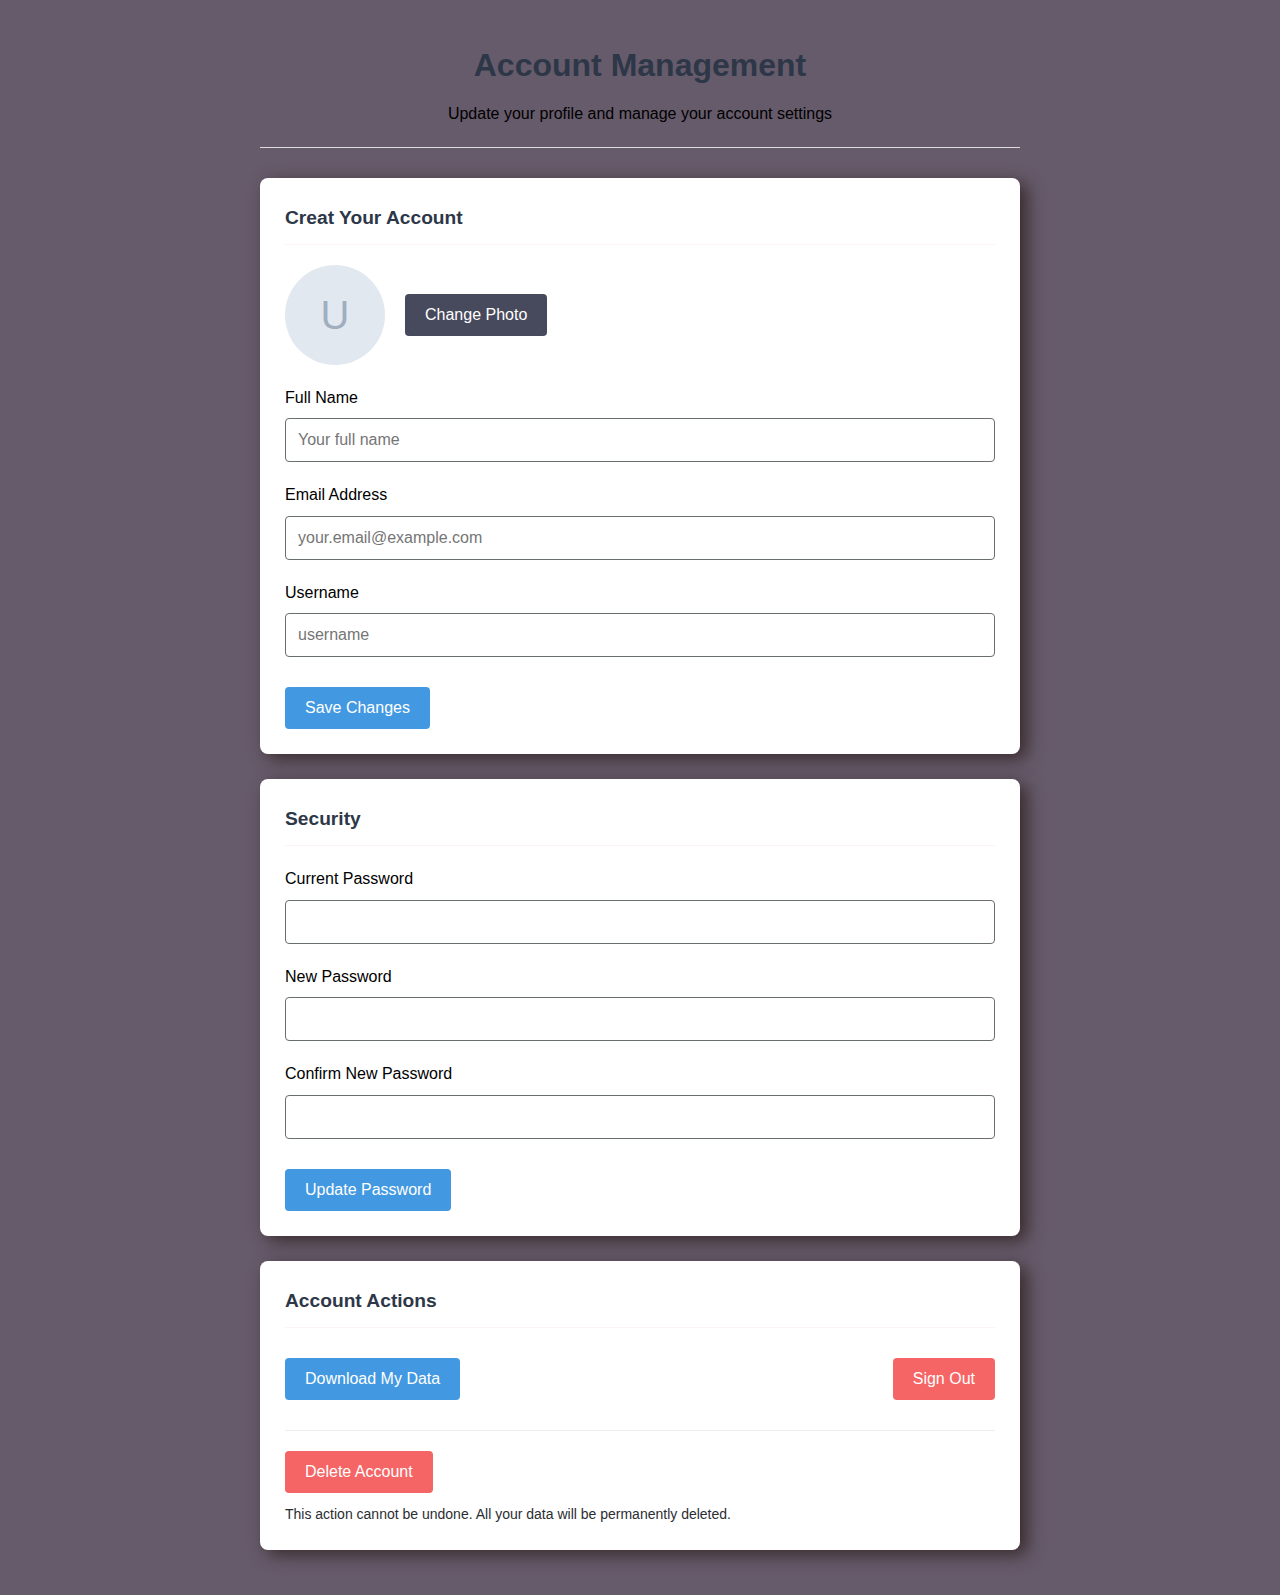
<file: account.html>
<!DOCTYPE html>
<html lang="en">
<head>
    <meta charset="UTF-8">
    <meta name="viewport" content="width=device-width, initial-scale=1.0">
    <title>Account Management</title>
    <style>
        * {
            box-sizing: border-box;
            margin: 0;
            padding: 0;
            font-family: 'Segoe UI', Tahoma, Geneva, Verdana, sans-serif;
        }
        
        body {
            background-color: #524557e1;
            color: #000000;
            line-height: 1.6;
        }
        
        .container {
            max-width: 800px;
            margin: 0 auto;
            padding: 20px;
        }
        
        header {
            text-align: center;
            margin-bottom: 30px;
            padding: 20px 0;
            border-bottom: 1px solid #ddd;
        }
        
        h1 {
            color: #2d3748;
            margin-bottom: 10px;
        }
        
        .account-section {
            background-color: white;
            border-radius: 8px;
            box-shadow: 7px 5px 17px rgba(51, 36, 36, 0.89);
            padding: 25px;
            margin-bottom: 25px;
        }
        
        .section-title {
            font-size: 1.2rem;
            margin-bottom: 20px;
            color: #2d3748;
            border-bottom: 1px solid #fff2f2;
            padding-bottom: 10px;
        }
        
        .form-group {
            margin-bottom: 20px;
        }
        
        label {
            display: block;
            margin-bottom: 8px;
            font-weight: 500;
        }
        
        input[type="text"],
        input[type="email"],
        input[type="password"],
        input[type="url"] {
            width: 100%;
            padding: 12px;
            border: 1px solid #696e6e;
            border-radius: 4px;
            font-size: 16px;
        }
        
        .avatar-section {
            display: flex;
            align-items: center;
            margin-bottom: 20px;
        }
        
        .avatar {
            width: 100px;
            height: 100px;
            border-radius: 50%;
            background-color: #e2e8f0;
            margin-right: 20px;
            display: flex;
            align-items: center;
            justify-content: center;
            overflow: hidden;
        }
        
        .avatar img {
            width: 100%;
            height: 100%;
            object-fit: cover;
        }
        
        .avatar-placeholder {
            color: #a0aec0;
            font-size: 40px;
        }
        
        .btn {
            background-color: #4299e1;
            color: white;
            border: none;
            padding: 12px 20px;
            border-radius: 4px;
            cursor: pointer;
            font-size: 16px;
            font-weight: 500;
            transition: background-color 0.3s;
        }
        
        .btn:hover {
            background-color: #3182ce;
        }
        
        .btn-danger {
            background-color: #f56565;
        }
        
        .btn-danger:hover {
            background-color: #e53e3e;
        }
        
        .btn-secondary {
            background-color: #424457f8;
        }
        
        .btn-secondary:hover {
            background-color: #718096;
        }
        
        .actions {
            display: flex;
            justify-content: space-between;
            margin-top: 30px;
        }
        
        @media (max-width: 768px) {
            .actions {
                flex-direction: column;
                gap: 10px;
            }
            
            .btn {
                width: 100%;
            }
        }
    </style>
</head>
<body>
    <div class="container">
        <header>
            <h1>Account Management</h1>
            <p>Update your profile and manage your account settings</p>
        </header>
        
        <main>
            <section class="account-section">
                <h2 class="section-title">Creat Your Account</h2>
                
                <div class="avatar-section">
                    <div class="avatar">
                        <div class="avatar-placeholder">U</div>
                        <!-- Uncomment to use an actual image -->
                        <!-- <img src="/placeholder.svg?height=100&width=100" alt="Profile picture"> -->
                    </div>
                    <button class="btn btn-secondary">Change Photo</button>
                </div>
                
                <form id="profile-form">
                    <div class="form-group">
                        <label for="fullName">Full Name</label>
                        <input type="text" id="fullName" name="fullName" placeholder="Your full name">
                    </div>
                    
                    <div class="form-group">
                        <label for="email">Email Address</label>
                        <input type="email" id="email" name="email" placeholder="your.email@example.com">
                    </div>
                    
                    <div class="form-group">
                        <label for="username">Username</label>
                        <input type="text" id="username" name="username" placeholder="username">
                    </div>
                    
                    
                    <div class="actions">
                        <button type="submit" class="btn">Save Changes</button>
                    </div>
                </form>
            </section>
            
            <section class="account-section">
                <h2 class="section-title">Security</h2>
                
                <form id="password-form">
                    <div class="form-group">
                        <label for="currentPassword">Current Password</label>
                        <input type="password" id="currentPassword" name="currentPassword">
                    </div>
                    
                    <div class="form-group">
                        <label for="newPassword">New Password</label>
                        <input type="password" id="newPassword" name="newPassword">
                    </div>
                    
                    <div class="form-group">
                        <label for="confirmPassword">Confirm New Password</label>
                        <input type="password" id="confirmPassword" name="confirmPassword">
                    </div>
                    
                    <div class="actions">
                        <button type="submit" class="btn">Update Password</button>
                    </div>
                </form>
            </section>
            
            <section class="account-section">
                <h2 class="section-title">Account Actions</h2>
                
                <div class="actions">
                    <button class="btn">Download My Data</button>
                    <button class="btn btn-danger">Sign Out</button>
                </div>
                
                <div style="margin-top: 30px; border-top: 1px solid #eee; padding-top: 20px;">
                    <button class="btn btn-danger">Delete Account</button>
                    <p style="margin-top: 10px; font-size: 14px; color: #2b2d31;">
                        This action cannot be undone. All your data will be permanently deleted.
                    </p>
                </div>
            </section>
        </main>
    </div>
    
    <script>
        // Add event listeners for form submissions
        document.getElementById('profile-form').addEventListener('submit', function(e) {
            e.preventDefault();
            // Here you would typically send the form data to your server
            alert('Profile updated successfully!');
        });
        
        document.getElementById('password-form').addEventListener('submit', function(e) {
            e.preventDefault();
            // Validate passwords match
            const newPassword = document.getElementById('newPassword').value;
            const confirmPassword = document.getElementById('confirmPassword').value;
            
            if (newPassword !== confirmPassword) {
                alert('Passwords do not match!');
                return;
            }
            
            // Here you would typically send the form data to your server
            alert('Password updated successfully!');
        });
    </script>
</body>
</html>
</file>
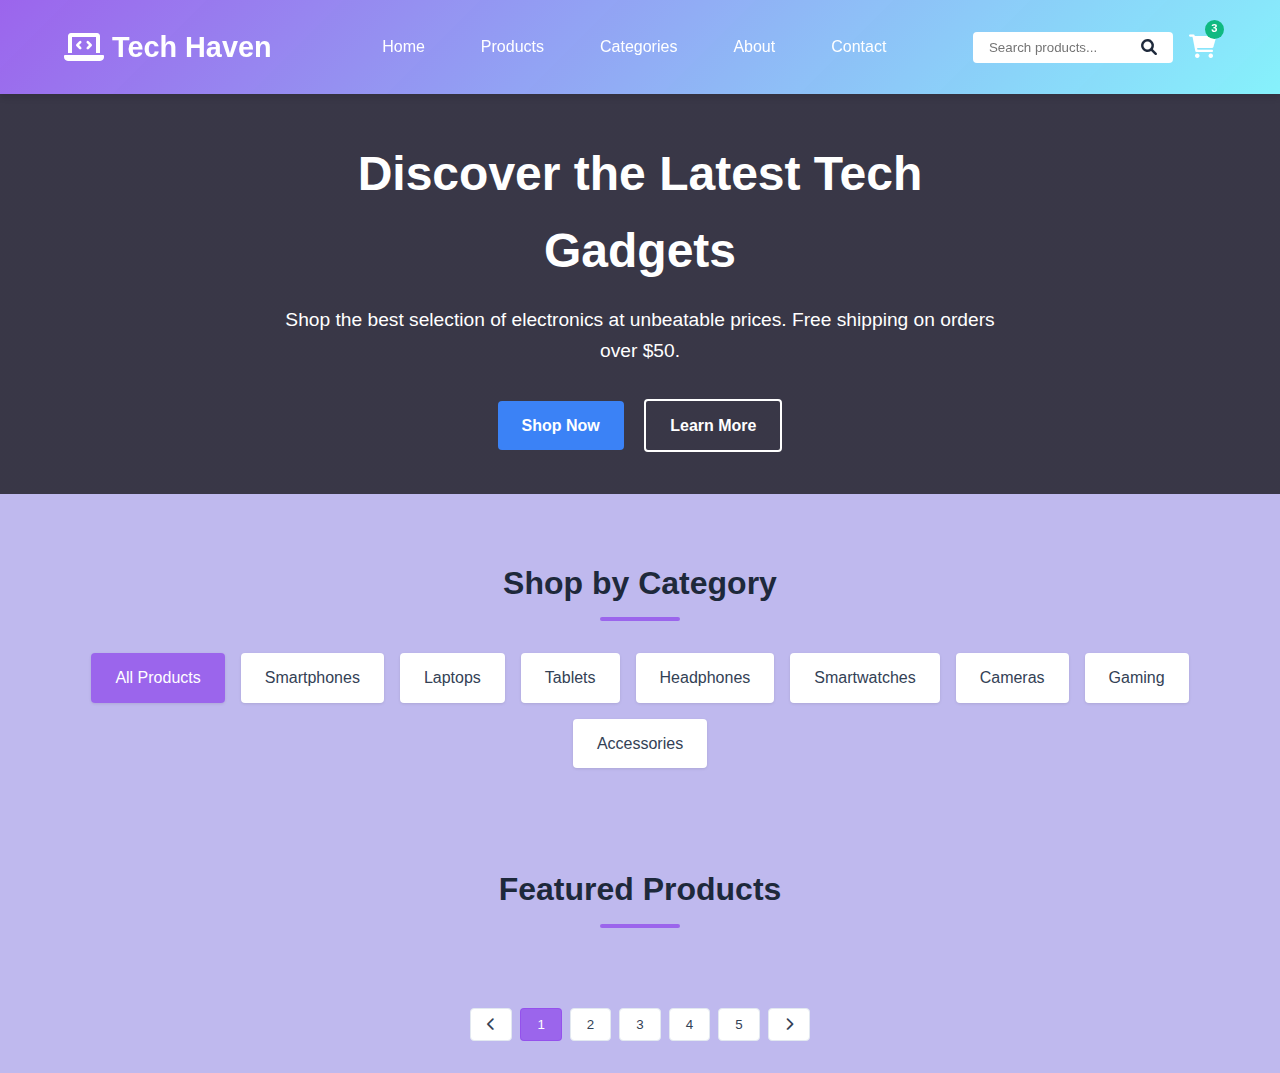
<file: electronics.html>
<!DOCTYPE html>
<html lang="en">
<head>
    <meta charset="UTF-8">
    <meta name="viewport" content="width=device-width, initial-scale=1.0">
    <link rel="stylesheet" href="https://cdnjs.cloudflare.com/ajax/libs/font-awesome/6.0.0-beta3/css/all.min.css">
    <title>Tech Haven - Premium Electronics Store</title>
    <style>
        :root {
            --primary-color: #914becc4;
            --secondary-color: #78ffffce;
            --accent-color: #3b82f6;
            --light-color: #f8fafc;
            --dark-color: #1e293b;
            --text-color: #334155;
            --border-color: #e2e8f0;
            --success-color: #10b981;
            --discount-color: #ef4444;
        }

        * {
            margin: 0;
            padding: 0;
            box-sizing: border-box;
            font-family: 'Segoe UI', Tahoma, Geneva, Verdana, sans-serif;
        }

        body {
            background-color: #b8b2ece7;
            color: var(--text-color);
            line-height: 1.6;
        }

        header {
            background: linear-gradient(135deg, var(--primary-color), var(--secondary-color));
            color: white;
            padding: 1.5rem 0;
            box-shadow: 0 4px 6px rgba(0, 0, 0, 0.1);
            position: sticky;
            top: 0;
            z-index: 100;
        }

        .container {
            width: 90%;
            max-width: 1200px;
            margin: 0 auto;
        }

        .header-content {
            display: flex;
            justify-content: space-between;
            align-items: center;
        }

        .logo {
            font-size: 1.8rem;
            font-weight: 700;
            display: flex;
            align-items: center;
        }

        .logo i {
            margin-right: 0.5rem;
            font-size: 2rem;
        }

        nav ul {
            display: flex;
            list-style: none;
        }

        nav ul li {
            margin-left: 1.5rem;
        }

        nav ul li a {
            color: white;
            text-decoration: none;
            font-weight: 500;
            transition: all 0.3s ease;
            padding: 0.5rem 1rem;
            border-radius: 0.25rem;
        }

        nav ul li a:hover {
            background-color: rgba(255, 255, 255, 0.2);
        }

        .search-cart {
            display: flex;
            align-items: center;
        }

        .search-box {
            position: relative;
            margin-right: 1rem;
        }

        .search-box input {
            padding: 0.5rem 1rem;
            padding-right: 2.5rem;
            border: none;
            border-radius: 0.25rem;
            width: 200px;
        }

        .search-box i {
            position: absolute;
            right: 1rem;
            top: 50%;
            transform: translateY(-50%);
            color: var(--dark-color);
        }

        .cart-icon {
            position: relative;
            color: white;
            font-size: 1.5rem;
            cursor: pointer;
        }

        .cart-count {
            position: absolute;
            top: -0.5rem;
            right: -0.5rem;
            background-color: var(--success-color);
            color: white;
            border-radius: 50%;
            width: 1.2rem;
            height: 1.2rem;
            display: flex;
            align-items: center;
            justify-content: center;
            font-size: 0.7rem;
            font-weight: bold;
        }

        .hero {
            background: linear-gradient(rgba(0, 0, 0, 0.7), rgba(0, 0, 0, 0.7)), url('https://images.unsplash.com/photo-1518770660439-4636190af475?ixlib=rb-1.2.1&auto=format&fit=crop&w=1350&q=80');
            background-size: cover;
            background-position: center;
            height: 400px;
            display: flex;
            align-items: center;
            color: white;
            text-align: center;
            margin-bottom: 2rem;
        }

        .hero-content {
            max-width: 800px;
            margin: 0 auto;
            padding: 2rem;
        }

        .hero h1 {
            font-size: 3rem;
            margin-bottom: 1rem;
        }

        .hero p {
            font-size: 1.2rem;
            margin-bottom: 2rem;
        }

        .btn {
            display: inline-block;
            background-color: var(--accent-color);
            color: white;
            padding: 0.75rem 1.5rem;
            border-radius: 0.25rem;
            text-decoration: none;
            font-weight: 600;
            transition: all 0.3s ease;
            border: none;
            cursor: pointer;
        }

        .btn:hover {
            background-color: var(--secondary-color);
            transform: translateY(-2px);
            box-shadow: 0 4px 6px rgba(0, 0, 0, 0.1);
        }

        .btn-outline {
            background-color: transparent;
            border: 2px solid white;
            margin-left: 1rem;
        }

        .btn-outline:hover {
            background-color: white;
            color: var(--primary-color);
        }

        .categories {
            padding: 2rem 0;
        }

        .section-title {
            text-align: center;
            margin-bottom: 2rem;
            font-size: 2rem;
            color: var(--dark-color);
            position: relative;
        }

        .section-title::after {
            content: '';
            display: block;
            width: 80px;
            height: 4px;
            background-color: var(--primary-color);
            margin: 0.5rem auto;
            border-radius: 2px;
        }

        .category-list {
            display: flex;
            justify-content: center;
            flex-wrap: wrap;
            gap: 1rem;
            margin-bottom: 2rem;
        }

        .category-item {
            background-color: white;
            padding: 0.75rem 1.5rem;
            border-radius: 0.25rem;
            text-decoration: none;
            color: var(--text-color);
            font-weight: 500;
            transition: all 0.3s ease;
            box-shadow: 0 1px 3px rgba(0, 0, 0, 0.1);
        }

        .category-item:hover, .category-item.active {
            background-color: var(--primary-color);
            color: white;
        }

        .products {
            padding: 2rem 0;
        }

        .product-grid {
            display: grid;
            grid-template-columns: repeat(auto-fill, minmax(250px, 1fr));
            gap: 1.5rem;
        }

        .product-card {
            background-color: white;
            border-radius: 0.5rem;
            overflow: hidden;
            box-shadow: 0 4px 6px rgba(0, 0, 0, 0.1);
            transition: all 0.3s ease;
            position: relative;
        }

        .product-card:hover {
            transform: translateY(-5px);
            box-shadow: 0 10px 15px rgba(0, 0, 0, 0.1);
        }

        .product-badge {
            position: absolute;
            top: 0.5rem;
            left: 0.5rem;
            background-color: var(--discount-color);
            color: white;
            padding: 0.25rem 0.5rem;
            border-radius: 0.25rem;
            font-size: 0.8rem;
            font-weight: 600;
            z-index: 1;
        }

        .product-badge.new {
            background-color: var(--success-color);
        }

        .product-image {
            height: 200px;
            overflow: hidden;
            position: relative;
        }

        .product-image img {
            width: 100%;
            height: 100%;
            object-fit: cover;
            transition: transform 0.5s ease;
        }

        .product-card:hover .product-image img {
            transform: scale(1.05);
        }

        .product-info {
            padding: 1.5rem;
        }

        .product-category {
            color: var(--accent-color);
            font-size: 0.8rem;
            font-weight: 600;
            margin-bottom: 0.5rem;
            text-transform: uppercase;
        }

        .product-title {
            font-size: 1.1rem;
            font-weight: 600;
            margin-bottom: 0.75rem;
            color: var(--dark-color);
            display: -webkit-box;
            -webkit-line-clamp: 2;
            -webkit-box-orient: vertical;
            overflow: hidden;
        }

        .product-rating {
            display: flex;
            align-items: center;
            margin-bottom: 0.75rem;
        }

        .stars {
            color: #fbbf24;
            margin-right: 0.5rem;
        }

        .rating-count {
            font-size: 0.8rem;
            color: #64748b;
        }

        .product-price {
            display: flex;
            align-items: center;
            margin-bottom: 1rem;
        }

        .current-price {
            font-size: 1.25rem;
            font-weight: 700;
            color: var(--dark-color);
        }

        .original-price {
            font-size: 0.9rem;
            text-decoration: line-through;
            color: #94a3b8;
            margin-left: 0.5rem;
        }

        .discount {
            color: var(--discount-color);
            font-size: 0.9rem;
            font-weight: 600;
            margin-left: 0.5rem;
        }

        .product-actions {
            display: flex;
            justify-content: space-between;
        }

        .add-to-cart {
            flex-grow: 1;
            background-color: var(--primary-color);
            color: white;
            border: none;
            padding: 0.5rem;
            border-radius: 0.25rem;
            cursor: pointer;
            transition: all 0.3s ease;
            font-weight: 600;
        }

        .add-to-cart:hover {
            background-color: var(--secondary-color);
        }

        .wishlist-btn {
            width: 40px;
            height: 40px;
            background-color: #f1f5f9;
            border: none;
            border-radius: 0.25rem;
            margin-left: 0.5rem;
            cursor: pointer;
            transition: all 0.3s ease;
            display: flex;
            align-items: center;
            justify-content: center;
        }

        .wishlist-btn:hover {
            background-color: #e2e8f0;
            color: var(--discount-color);
        }

        .pagination {
            display: flex;
            justify-content: center;
            margin-top: 3rem;
        }

        .pagination button {
            background-color: white;
            border: 1px solid var(--border-color);
            color: var(--text-color);
            padding: 0.5rem 1rem;
            margin: 0 0.25rem;
            border-radius: 0.25rem;
            cursor: pointer;
            transition: all 0.3s ease;
        }

        .pagination button:hover {
            background-color: var(--primary-color);
            color: white;
            border-color: var(--primary-color);
        }

        .pagination button.active {
            background-color: var(--primary-color);
            color: white;
            border-color: var(--primary-color);
        }

        footer {
            background-color: var(--dark-color);
            color: white;
            padding: 3rem 0 1.5rem;
            margin-top: 3rem;
        }

        .footer-content {
            display: grid;
            grid-template-columns: repeat(auto-fit, minmax(200px, 1fr));
            gap: 2rem;
            margin-bottom: 2rem;
        }

        .footer-column h3 {
            font-size: 1.2rem;
            margin-bottom: 1.5rem;
            position: relative;
            padding-bottom: 0.5rem;
        }

        .footer-column h3::after {
            content: '';
            position: absolute;
            left: 0;
            bottom: 0;
            width: 40px;
            height: 2px;
            background-color: var(--accent-color);
        }

        .footer-column ul {
            list-style: none;
        }

        .footer-column ul li {
            margin-bottom: 0.75rem;
        }

        .footer-column ul li a {
            color: #cbd5e1;
            text-decoration: none;
            transition: all 0.3s ease;
        }

        .footer-column ul li a:hover {
            color: white;
            padding-left: 0.25rem;
        }

        .social-links {
            display: flex;
            gap: 1rem;
            margin-top: 1rem;
        }

        .social-links a {
            display: flex;
            align-items: center;
            justify-content: center;
            width: 36px;
            height: 36px;
            background-color: #334155;
            border-radius: 50%;
            color: white;
            transition: all 0.3s ease;
        }

        .social-links a:hover {
            background-color: var(--accent-color);
            transform: translateY(-3px);
        }

        .footer-bottom {
            text-align: center;
            padding-top: 1.5rem;
            border-top: 1px solid #334155;
            color: #94a3b8;
            font-size: 0.9rem;
        }

        @media (max-width: 768px) {
            .header-content {
                flex-direction: column;
                gap: 1rem;
            }

            nav ul {
                margin-top: 1rem;
            }

            nav ul li {
                margin-left: 0.75rem;
                margin-right: 0.75rem;
            }

            .search-box input {
                width: 150px;
            }

            .hero h1 {
                font-size: 2rem;
            }

            .hero p {
                font-size: 1rem;
            }

            .product-grid {
                grid-template-columns: repeat(auto-fill, minmax(200px, 1fr));
            }
        }

        @media (max-width: 480px) {
            .category-list {
                flex-direction: column;
                align-items: center;
            }

            .product-grid {
                grid-template-columns: 1fr;
            }

            .hero {
                height: 300px;
            }

            .btn {
                display: block;
                width: 100%;
                margin-bottom: 0.5rem;
            }

            .btn-outline {
                margin-left: 0;
            }
        }
    </style>
   
</head>
<body>
    <header>
        <div class="container">
            <div class="header-content">
                <div class="logo">
                    <i class="fas fa-laptop-code"></i>
                    <span>Tech Haven</span>
                </div>
                <nav>
                    <ul>
                        <li><a href="index.html" class="active">Home</a></li>
                        <li><a href="shop.html">Products</a></li>
                        <li><a href="shop.html">Categories</a></li>
                        <li><a href="#">About</a></li>
                        <li><a href="#">Contact</a></li>
                    </ul>
                </nav>
                <div class="search-cart">
                    <div class="search-box">
                        <input type="text" placeholder="Search products...">
                        <i class="fas fa-search"></i>
                    </div>
                    <div class="cart-icon">
                        <i class="fas fa-shopping-cart"></i>
                        <span class="cart-count">3</span>
                    </div>
                </div>
            </div>
        </div>
    </header>

    <section class="hero">
        <div class="hero-content">
            <h1>Discover the Latest Tech Gadgets</h1>
            <p>Shop the best selection of electronics at unbeatable prices. Free shipping on orders over $50.</p>
            <div>
                <a href="#" class="btn">Shop Now</a>
                <a href="#" class="btn btn-outline">Learn More</a>
            </div>
        </div>
    </section>

    <section class="categories container">
        <h2 class="section-title">Shop by Category</h2>
        <div class="category-list">
            <a href="shop.html" class="category-item active">All Products</a>
            <a href="#" class="category-item">Smartphones</a>
            <a href="#" class="category-item">Laptops</a>
            <a href="#" class="category-item">Tablets</a>
            <a href="#" class="category-item">Headphones</a>
            <a href="#" class="category-item">Smartwatches</a>
            <a href="#" class="category-item">Cameras</a>
            <a href="#" class="category-item">Gaming</a>
            <a href="#" class="category-item">Accessories</a>
        </div>
    </section>

    <section class="products container">
        <h2 class="section-title">Featured Products</h2>
        <div class="product-grid" id="productGrid">
            <!-- Products will be inserted here by JavaScript -->
        </div>
        <div class="pagination">
            <button><i class="fas fa-chevron-left"></i></button>
            <button class="active">1</button>
            <button>2</button>
            <button>3</button>
            <button>4</button>
            <button>5</button>
            <button><i class="fas fa-chevron-right"></i></button>
        </div>
    </section>
</file>
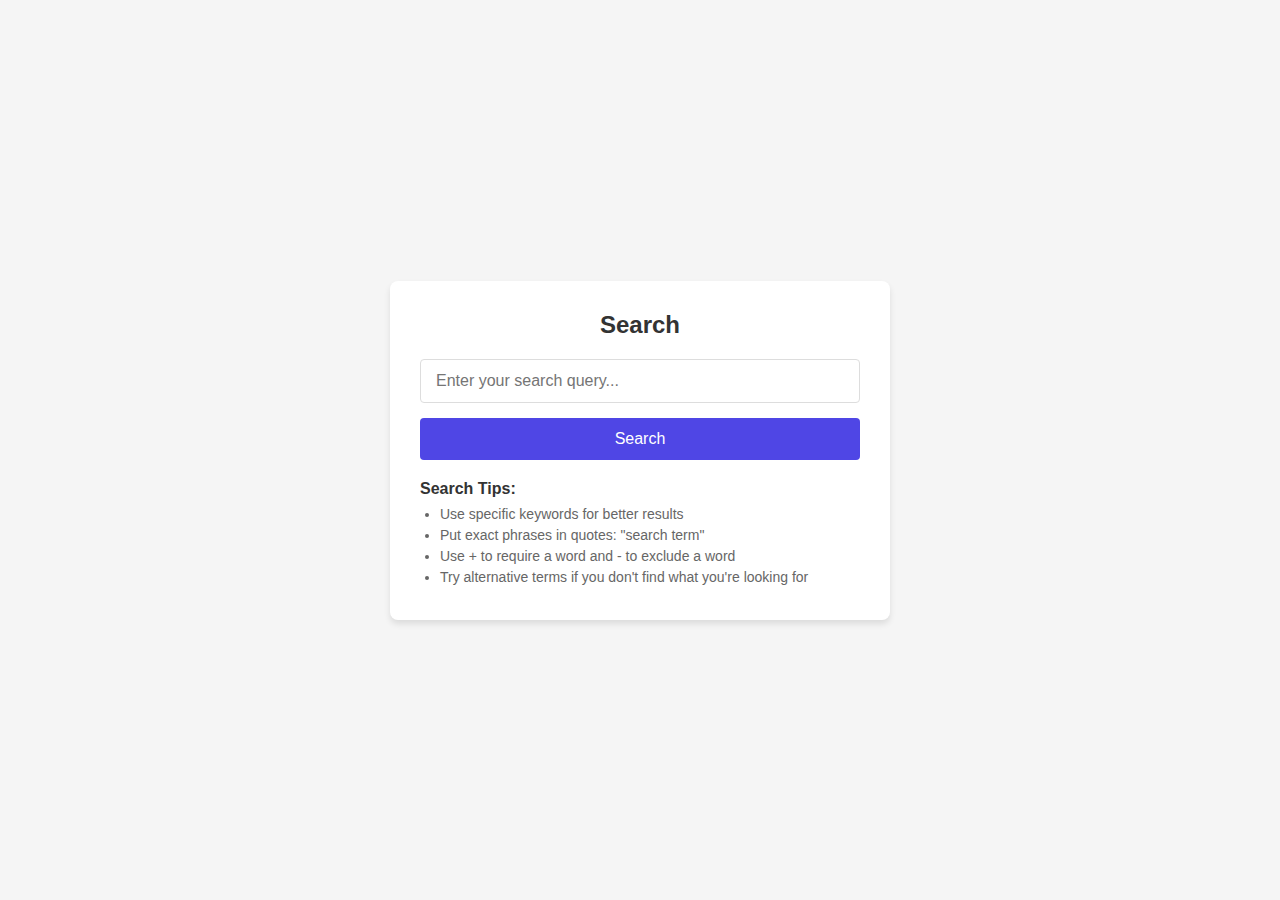
<file: search.html>
<!DOCTYPE html>
<html lang="en">
<head>
    <meta charset="UTF-8">
    <meta name="viewport" content="width=device-width, initial-scale=1.0">
    <title>Search Page</title>
    <style>
        * {
            box-sizing: border-box;
            margin: 0;
            padding: 0;
            font-family: -apple-system, BlinkMacSystemFont, 'Segoe UI', Roboto, Oxygen, Ubuntu, Cantarell, 'Open Sans', 'Helvetica Neue', sans-serif;
        }
        
        body {
            background-color: #f5f5f5;
            display: flex;
            justify-content: center;
            align-items: center;
            min-height: 100vh;
            padding: 20px;
        }
        
        .search-container {
            background-color: white;
            border-radius: 8px;
            box-shadow: 0 4px 6px rgba(0, 0, 0, 0.1);
            padding: 30px;
            width: 100%;
            max-width: 500px;
            text-align: center;
        }
        
        h1 {
            color: #333;
            margin-bottom: 20px;
            font-size: 24px;
        }
        
        .search-form {
            display: flex;
            flex-direction: column;
            gap: 15px;
        }
        
        .search-input {
            position: relative;
        }
        
        input[type="search"] {
            width: 100%;
            padding: 12px 15px;
            border: 1px solid #ddd;
            border-radius: 4px;
            font-size: 16px;
            outline: none;
            transition: border-color 0.3s;
        }
        
        input[type="search"]:focus {
            border-color: #4f46e5;
            box-shadow: 0 0 0 2px rgba(79, 70, 229, 0.2);
        }
        
        button {
            background-color: #4f46e5;
            color: white;
            border: none;
            border-radius: 4px;
            padding: 12px 20px;
            font-size: 16px;
            cursor: pointer;
            transition: background-color 0.3s;
        }
        
        button:hover {
            background-color: #4338ca;
        }
        
        .search-tips {
            margin-top: 20px;
            color: #666;
            font-size: 14px;
            text-align: left;
        }
        
        .search-tips h2 {
            font-size: 16px;
            margin-bottom: 8px;
            color: #333;
        }
        
        .search-tips ul {
            padding-left: 20px;
        }
        
        .search-tips li {
            margin-bottom: 5px;
        }
        
        @media (max-width: 480px) {
            .search-container {
                padding: 20px;
            }
            
            h1 {
                font-size: 20px;
            }
        }
    </style>
</head>
<body>
    <div class="search-container">
        <h1>Search</h1>
        <form class="search-form" action="/search-results" method="GET">
            <div class="search-input">
                <input 
                    type="search" 
                    name="q" 
                    placeholder="Enter your search query..." 
                    aria-label="Search query"
                    required
                >
            </div>
            <button type="submit">Search</button>
        </form>
        
        <div class="search-tips">
            <h2>Search Tips:</h2>
            <ul>
                <li>Use specific keywords for better results</li>
                <li>Put exact phrases in quotes: "search term"</li>
                <li>Use + to require a word and - to exclude a word</li>
                <li>Try alternative terms if you don't find what you're looking for</li>
            </ul>
        </div>
    </div>
</body>
</html>
</file>
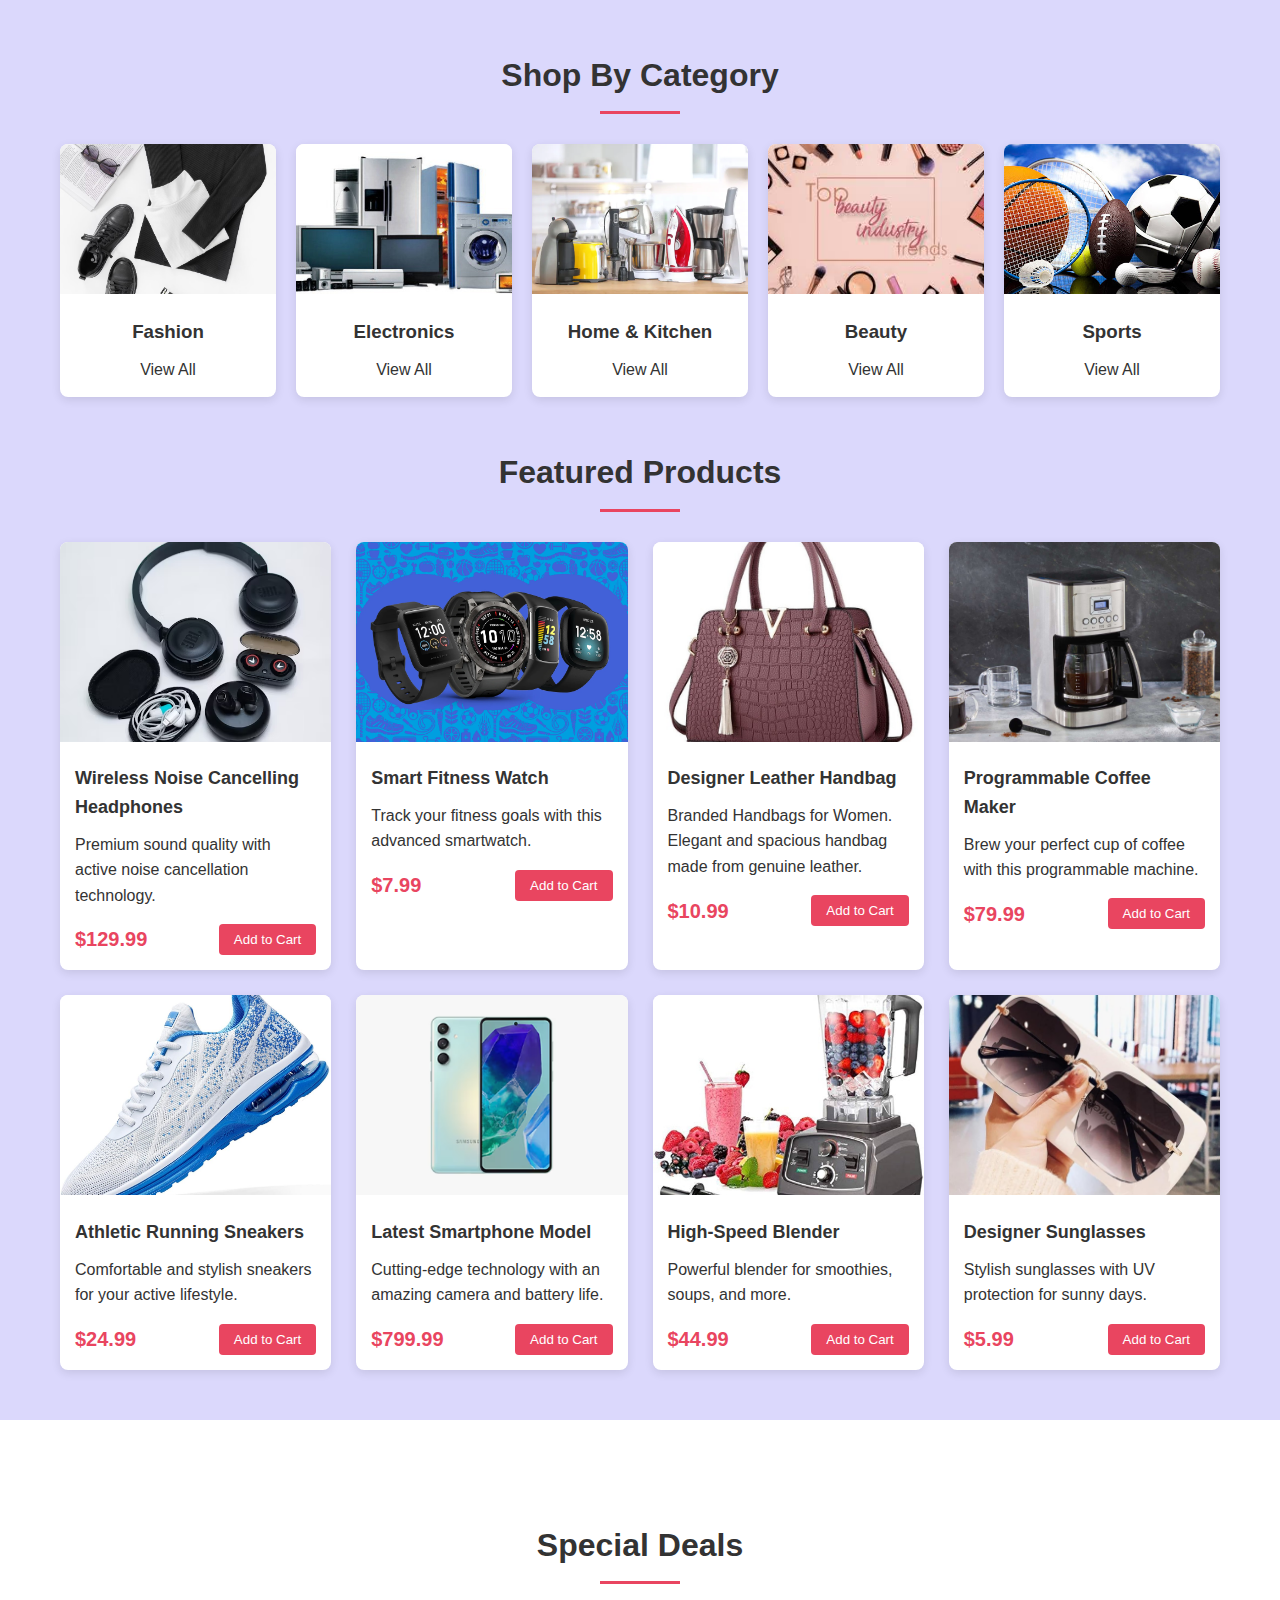
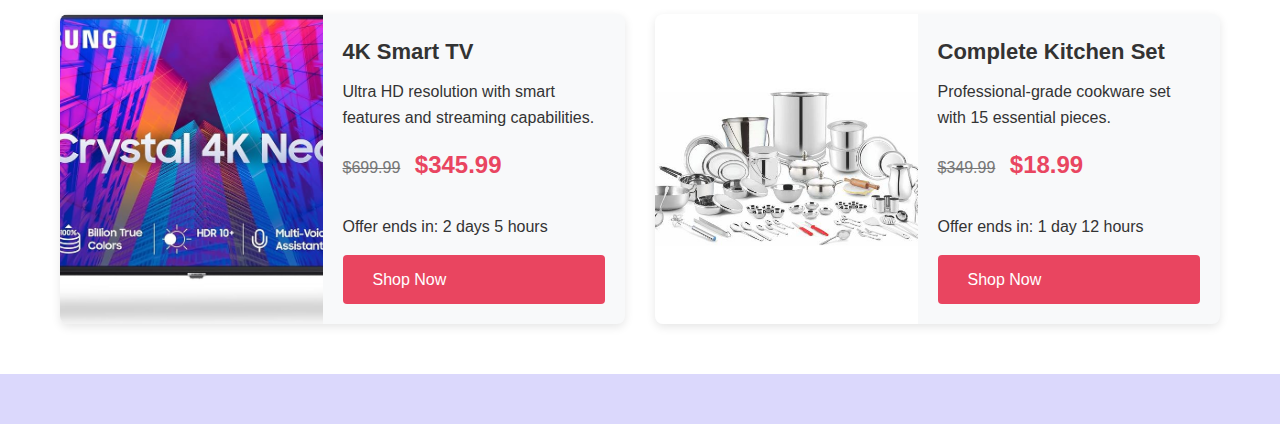
<file: shop.html>
<!DOCTYPE html>
<html lang="en">
    <meta charset="UTF-8">
    <meta name="viewport" content="width=device-width, initial-scale=1.0">
    <title>Shop Now</title>
    <head>
    <style>
        /* Reset and base styles */
        * {
            margin: 0;
            padding: 0;
            box-sizing: border-box;
            font-family: 'Segoe UI', Tahoma, Geneva, Verdana, sans-serif;
        }

        body {
            background-color: #d6d3fce1;
            color: #333;
            line-height: 1.6;
        }

        a {
            text-decoration: none;
            color: #333;
        }


        .container {
            max-width: 1200px;
            margin: 0 auto;
            padding: 0 20px;
        }

        /* Header styles */
        header {
            background-color: #fff;
            box-shadow: 0 2px 10px rgba(0, 0, 0, 0.1);
            position: sticky;
            top: 0;
            z-index: 100;
        }

        .header-container {
            display: flex;
            justify-content: space-between;
            align-items: center;
            padding: 15px 0;
        }

        .logo {
            font-size: 24px;
            font-weight: 700;
            color: #e94560;
        }

        .nav-links {
            display: flex;
        }

        .nav-links li {
            margin-left: 25px;
        }

        .nav-links a {
            font-weight: 500;
            transition: color 0.3s;
        }

        .nav-links a:hover {
            color: #e94560;
        }

        .search-cart {
            display: flex;
            align-items: center;
        }

        .search-form {
            display: flex;
            margin-right: 20px;
        }

        .search-form input {
            padding: 8px 15px;
            border: 1px solid #ddd;
            border-radius: 4px 0 0 4px;
            width: 200px;
        }

        .search-form button {
            background-color: #e94560;
            color: white;
            border: none;
            padding: 8px 15px;
            border-radius: 0 4px 4px 0;
            cursor: pointer;
        }

        .cart-icon {
            position: relative;
            font-size: 20px;
        }

        .cart-count {
            position: absolute;
            top: -8px;
            right: -8px;
            background-color: #e94560;
            color: white;
            font-size: 12px;
            width: 18px;
            height: 18px;
            border-radius: 50%;
            display: flex;
            justify-content: center;
            align-items: center;
        }

        /* Hero section */
        .hero {
            background-image: linear-gradient(rgba(0, 0, 0, 0.5), rgba(0, 0, 0, 0.5)), url('/placeholder.svg?height=600&width=1200');
            background-size: cover;
            background-position: center;
            height: 500px;
            display: flex;
            align-items: center;
            color: white;
            text-align: center;
        }

        .hero-content {
            max-width: 800px;
            margin: 0 auto;
        }

        .hero h1 {
            font-size: 48px;
            margin-bottom: 20px;
        }

        .hero p {
            font-size: 18px;
            margin-bottom: 30px;
        }

        .btn {
            display: inline-block;
            background-color: #e94560;
            color: white;
            padding: 12px 30px;
            border-radius: 4px;
            font-weight: 500;
            transition: background-color 0.3s;
        }

        .btn:hover {
            background-color: #d13152;
        }


        /* Header */



        /* Categories section */
        .section-title {
            text-align: center;
            margin: 50px 0 30px;
            font-size: 32px;
            position: relative;
        }

        .section-title::after {
            content: '';
            display: block;
            width: 80px;
            height: 3px;
            background-color: #e94560;
            margin: 10px auto 0;
        }

        .categories {
            display: grid;
            grid-template-columns: repeat(auto-fit, minmax(200px, 1fr));
            gap: 20px;
            margin-bottom: 50px;
        }

        .category {
            background-color: white;
            border-radius: 8px;
            overflow: hidden;
            box-shadow: 0 3px 10px rgba(0, 0, 0, 0.1);
            transition: transform 0.3s;
        }

        .category:hover {
            transform: translateY(-5px);
        }

        .category img {
            width: 100%;
            height: 150px;
            object-fit: cover;
        }

        .category-content {
            padding: 15px;
            text-align: center;
        }

        .category h3 {
            margin-bottom: 10px;
        }

        /* Products section */
        .products {
            display: grid;
            grid-template-columns: repeat(auto-fill, minmax(250px, 1fr));
            gap: 25px;
            margin-bottom: 50px;
        }

        .product {
            background-color: white;
            border-radius: 8px;
            overflow: hidden;
            box-shadow: 0 3px 10px rgba(0, 0, 0, 0.1);
            transition: transform 0.3s;
        }

        .product:hover {
            transform: translateY(-5px);
        }

        .product img {
            width: 100%;
            height: 200px;
            object-fit: cover;
        }

        .product-content {
            padding: 15px;
        }

        .product h3 {
            margin-bottom: 10px;
            font-size: 18px;
        }

        .product-price {
            display: flex;
            justify-content: space-between;
            align-items: center;
            margin-top: 15px;
        }

        .price {
            font-size: 20px;
            font-weight: 700;
            color: #e94560;
        }

        .add-to-cart {
            background-color: #e94560;
            color: white;
            border: none;
            padding: 8px 15px;
            border-radius: 4px;
            cursor: pointer;
            transition: background-color 0.3s;
        }

        .add-to-cart:hover {
            background-color: #d13152;
        }

        /* Deals section */
        .deals {
            background-color: #fff;
            padding: 50px 0;
            margin-bottom: 50px;
        }

        .deal-container {
            display: flex;
            flex-wrap: wrap;
            gap: 30px;
        }

        .deal {
            flex: 1 1 300px;
            background-color: #f8f9fa;
            border-radius: 8px;
            overflow: hidden;
            box-shadow: 0 3px 10px rgba(0, 0, 0, 0.1);
            display: flex;
        }

        .deal-image {
            flex: 1;
        }

        .deal-image img {
            width: 100%;
            height: 100%;
            object-fit: cover;
        }

        .deal-content {
            flex: 1;
            padding: 20px;
            display: flex;
            flex-direction: column;
            justify-content: center;
        }

        .deal h3 {
            margin-bottom: 10px;
            font-size: 22px;
        }

        .deal-price {
            margin: 15px 0;
        }

        .original-price {
            text-decoration: line-through;
            color: #777;
            margin-right: 10px;
        }

        .discount-price {
            font-size: 24px;
            font-weight: 700;
            color: #e94560;
        }

        .countdown {
            margin-top: 15px;
            font-weight: 500;
        }

        /* Newsletter section */
        .newsletter {
            background-color: #e94560;
            color: white;
            padding: 50px 0;
            text-align: center;
            margin-bottom: 50px;
        }

        .newsletter h2 {
            margin-bottom: 20px;
            font-size: 32px;
        }

        .newsletter p {
            margin-bottom: 30px;
            max-width: 600px;
            margin-left: auto;
            margin-right: auto;
        }

        .newsletter-form {
            display: flex;
            max-width: 500px;
            margin: 0 auto;
        }

        .newsletter-form input {
            flex: 1;
            padding: 12px 15px;
            border: none;
            border-radius: 4px 0 0 4px;
        }

        .newsletter-form button {
            background-color: #333;
            color: white;
            border: none;
            padding: 12px 20px;
            border-radius: 0 4px 4px 0;
            cursor: pointer;
            transition: background-color 0.3s;
        }

        .newsletter-form button:hover {
            background-color: #222;
        }

        /* Footer */
        footer {
            background-color: #333;
            color: white;
            padding: 50px 0 20px;
        }

        .footer-container {
            display: grid;
            grid-template-columns: repeat(auto-fit, minmax(200px, 1fr));
            gap: 30px;
            margin-bottom: 30px;
        }

        .footer-column h3 {
            margin-bottom: 20px;
            font-size: 18px;
        }

        .footer-column ul li {
            margin-bottom: 10px;
        }

        .footer-column a {
            color: #ddd;
            transition: color 0.3s;
        }

        .footer-column a:hover {
            color: #e94560;
        }

        .social-links {
            display: flex;
            gap: 15px;
            margin-top: 15px;
        }

        .social-links a {
            display: inline-block;
            width: 36px;
            height: 36px;
            background-color: #444;
            border-radius: 50%;
            display: flex;
            align-items: center;
            justify-content: center;
            transition: background-color 0.3s;
        }

        .social-links a:hover {
            background-color: #e94560;
        }

        .copyright {
            text-align: center;
            padding-top: 20px;
            border-top: 1px solid #444;
            font-size: 14px;
            color: #aaa;
        }

        /* Responsive styles */
        @media (max-width: 768px) {
            .header-container {
                flex-direction: column;
                gap: 15px;
            }

            .nav-links {
                margin: 15px 0;
            }

            .search-form input {
                width: 150px;
            }

            .hero {
                height: 400px;
            }

            .hero h1 {
                font-size: 36px;
            }

            .deal {
                flex-direction: column;
            }

            .deal-image {
                height: 200px;
            }

            .newsletter-form {
                flex-direction: column;
                gap: 10px;
            }

            .newsletter-form input,
            .newsletter-form button {
                width: 100%;
                border-radius: 4px;
            }
        }
    </style>
</head>

<body>
    <!-- Categories Section -->
    <section class="container">
        <h2 class="section-title">Shop By Category</h2>
        <div class="categories">
            <div class="category">
                <img src="fasion.avif" alt="Fashion category">
                <div class="category-content">
                    <h3>Fashion</h3>
                    <a href="#">View All</a>
                </div>
            </div>

            <div class="category">
                <img src="electronics.jpg" alt="Electronics category">
                <div class="category-content">
                    <h3>Electronics</h3>
                    <a href="electronics.html">View All</a>
                </div>
            </div>

            <div class="category">
                <img src="kitchen.webp" alt="Home & Kitchen category">
                <div class="category-content">
                    <h3>Home & Kitchen</h3>
                    <a href="#">View All</a>
                </div>
            </div>

            <div class="category">
                <img src="Beauty.jpeg" alt="Beauty category">
                <div class="category-content">
                    <h3>Beauty</h3>
                    <a href="#">View All</a>
                </div>
            </div>

            <div class="category">
                <img src="sports.jpg" alt="Sports category">
                <div class="category-content">
                    <h3>Sports</h3>
                    <a href="#">View All</a>
                </div>
            </div>
        </div>
    </section>

    <!-- Featured Products Section -->
    <section class="container">
        <h2 class="section-title">Featured Products</h2>
        <div class="products">
            <div class="product">
                <img src="headphone.avif" alt="Wireless Headphones">
                <div class="product-content">
                    <h3>Wireless Noise Cancelling Headphones</h3>
                    <p>Premium sound quality with active noise cancellation technology.</p>
                    <div class="product-price">
                        <span class="price">$129.99</span>
                        <button class="add-to-cart">Add to Cart</button>
                    </div>
                </div>
            </div>

            <div class="product">
                <img src="smart.webp" alt="Smart Watch">
                <div class="product-content">
                    <h3>Smart Fitness Watch</h3>
                    <p>Track your fitness goals with this advanced smartwatch.</p>
                    <div class="product-price">
                        <span class="price">$7.99</span>
                        <button class="add-to-cart">Add to Cart</button>
                    </div>
                </div>
            </div>

            <div class="product">
                <img src="bag.jpg" alt="Designer Handbag">
                <div class="product-content">
                    <h3>Designer Leather Handbag</h3>
                    <p>Branded Handbags for Women. Elegant and spacious handbag made from genuine
                        leather.</p>
                    <div class="product-price">
                        <span class="price">$10.99</span>
                        <button class="add-to-cart">Add to Cart</button>
                    </div>
                </div>
            </div>

            <div class="product">
                <img src="coffe.jpeg" alt="Coffee Maker">
                <div class="product-content">
                    <h3>Programmable Coffee Maker</h3>
                    <p>Brew your perfect cup of coffee with this programmable machine.</p>
                    <div class="product-price">
                        <span class="price">$79.99</span>
                        <button class="add-to-cart">Add to Cart</button>
                    </div>
                </div>
            </div>

            <div class="product">
                <img src="sneaker.jpg" alt="Sneakers">
                <div class="product-content">
                    <h3>Athletic Running Sneakers</h3>
                    <p>Comfortable and stylish sneakers for your active lifestyle.</p>
                    <div class="product-price">
                        <span class="price">$24.99</span>
                        <button class="add-to-cart">Add to Cart</button>
                    </div>
                </div>
            </div>

            <div class="product">
                <img src="samsung.avif" alt="Smartphone">
                <div class="product-content">
                    <h3>Latest Smartphone Model</h3>
                    <p>Cutting-edge technology with an amazing camera and battery life.</p>
                    <div class="product-price">
                        <span class="price">$799.99</span>
                        <button class="add-to-cart">Add to Cart</button>
                    </div>
                </div>
            </div>

            <div class="product">
                <img src="blender.jpg" alt="Blender">
                <div class="product-content">
                    <h3>High-Speed Blender</h3>
                    <p>Powerful blender for smoothies, soups, and more.</p>
                    <div class="product-price">
                        <span class="price">$44.99</span>
                        <button class="add-to-cart">Add to Cart</button>
                    </div>
                </div>
            </div>

            <div class="product">
                <img src="Sunglasses.jpg" alt="Sunglasses">
                <div class="product-content">
                    <h3>Designer Sunglasses</h3>
                    <p>Stylish sunglasses with UV protection for sunny days.</p>
                    <div class="product-price">
                        <span class="price">$5.99</span>
                        <button class="add-to-cart">Add to Cart</button>
                    </div>
                </div>
            </div>
        </div>
    </section>

    <!-- Special Deals Section -->
    <section class="deals">
        <div class="container">
            <h2 class="section-title">Special Deals</h2>
            <div class="deal-container">
                <div class="deal">
                    <div class="deal-image">
                        <img src="tv.jpg" alt="Smart TV Deal">
                    </div>
                    <div class="deal-content">
                        <h3>4K Smart TV</h3>
                        <p>Ultra HD resolution with smart features and streaming capabilities.</p>
                        <div class="deal-price">
                            <span class="original-price">$699.99</span>
                            <span class="discount-price">$345.99</span>
                        </div>
                        <div class="countdown">Offer ends in: 2 days 5 hours</div>
                        <a href="#" class="btn" style="margin-top: 15px;">Shop Now</a>
                    </div>
                </div>

                <div class="deal">
                    <div class="deal-image">
                        <img src="kitchen set.jpg" alt="Kitchen Set Deal">
                    </div>
                    <div class="deal-content">
                        <h3>Complete Kitchen Set</h3>
                        <p>Professional-grade cookware set with 15 essential pieces.</p>
                        <div class="deal-price">
                            <span class="original-price">$349.99</span>
                            <span class="discount-price">$18.99</span>
                        </div>
                        <div class="countdown">Offer ends in: 1 day 12 hours</div>
                        <a href="#" class="btn" style="margin-top: 15px;">Shop Now</a>
                    </div>
                </div>
            </div>
        </div>
    </section>

</body>

</html>
</file>
